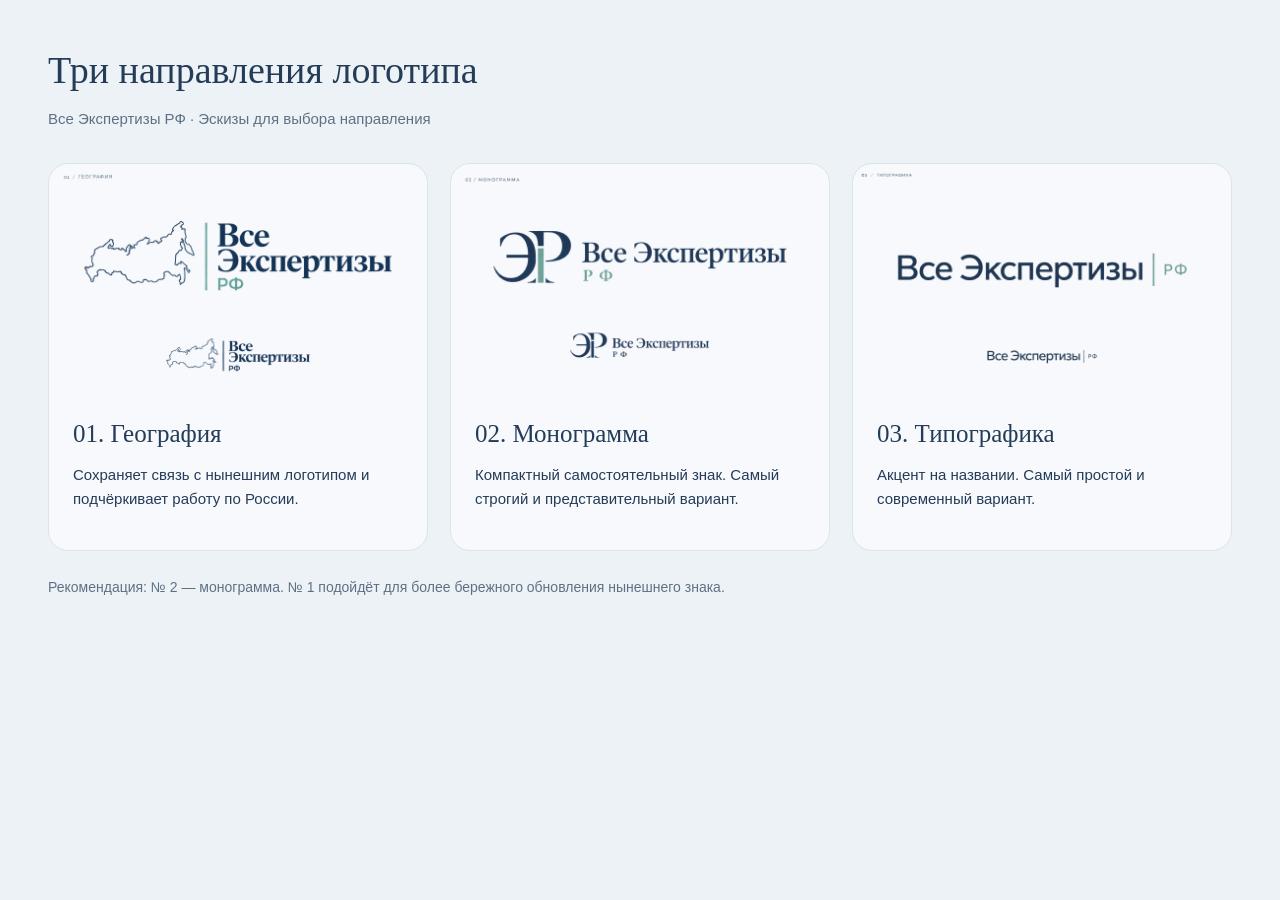
<file: design/logo-concepts/index.html>
<!doctype html><html lang="ru"><meta charset="utf-8"><meta name="viewport" content="width=device-width,initial-scale=1"><title>Варианты логотипа — Все Экспертизы РФ</title><style>*{box-sizing:border-box}body{margin:0;padding:48px;background:#edf2f6;color:#243c58;font-family:Arial,sans-serif}main{max-width:1440px;margin:auto}h1{font:38px Georgia,serif;margin:0 0 12px}header p{color:#5e7184;margin-bottom:32px}.grid{display:grid;grid-template-columns:repeat(3,minmax(0,1fr));gap:22px}article{background:#f7f9fc;border:1px solid #dbe4eb;border-radius:20px;overflow:hidden}img{display:block;width:100%;height:auto}article div{padding:4px 24px 24px}h2{font:25px Georgia,serif;margin:0 0 12px}p{font-size:15px;line-height:1.6}a{color:inherit}footer{margin-top:28px;font-size:14px;color:#5e7184}@media(max-width:800px){body{padding:24px}.grid{grid-template-columns:1fr}}</style><main><header><h1>Три направления логотипа</h1><p>Все Экспертизы РФ · Эскизы для выбора направления</p></header><section class="grid"><article><a href="01-geography.png"><img src="01-geography.png" alt="География"></a><div><h2>01. География</h2><p>Сохраняет связь с нынешним логотипом и подчёркивает работу по России.</p></div></article><article><a href="02-monogram.png"><img src="02-monogram.png" alt="Монограмма"></a><div><h2>02. Монограмма</h2><p>Компактный самостоятельный знак. Самый строгий и представительный вариант.</p></div></article><article><a href="03-wordmark.png"><img src="03-wordmark.png" alt="Типографика"></a><div><h2>03. Типографика</h2><p>Акцент на названии. Самый простой и современный вариант.</p></div></article></section><footer>Рекомендация: № 2 — монограмма. № 1 подойдёт для более бережного обновления нынешнего знака.</footer></main></html>
</file>
